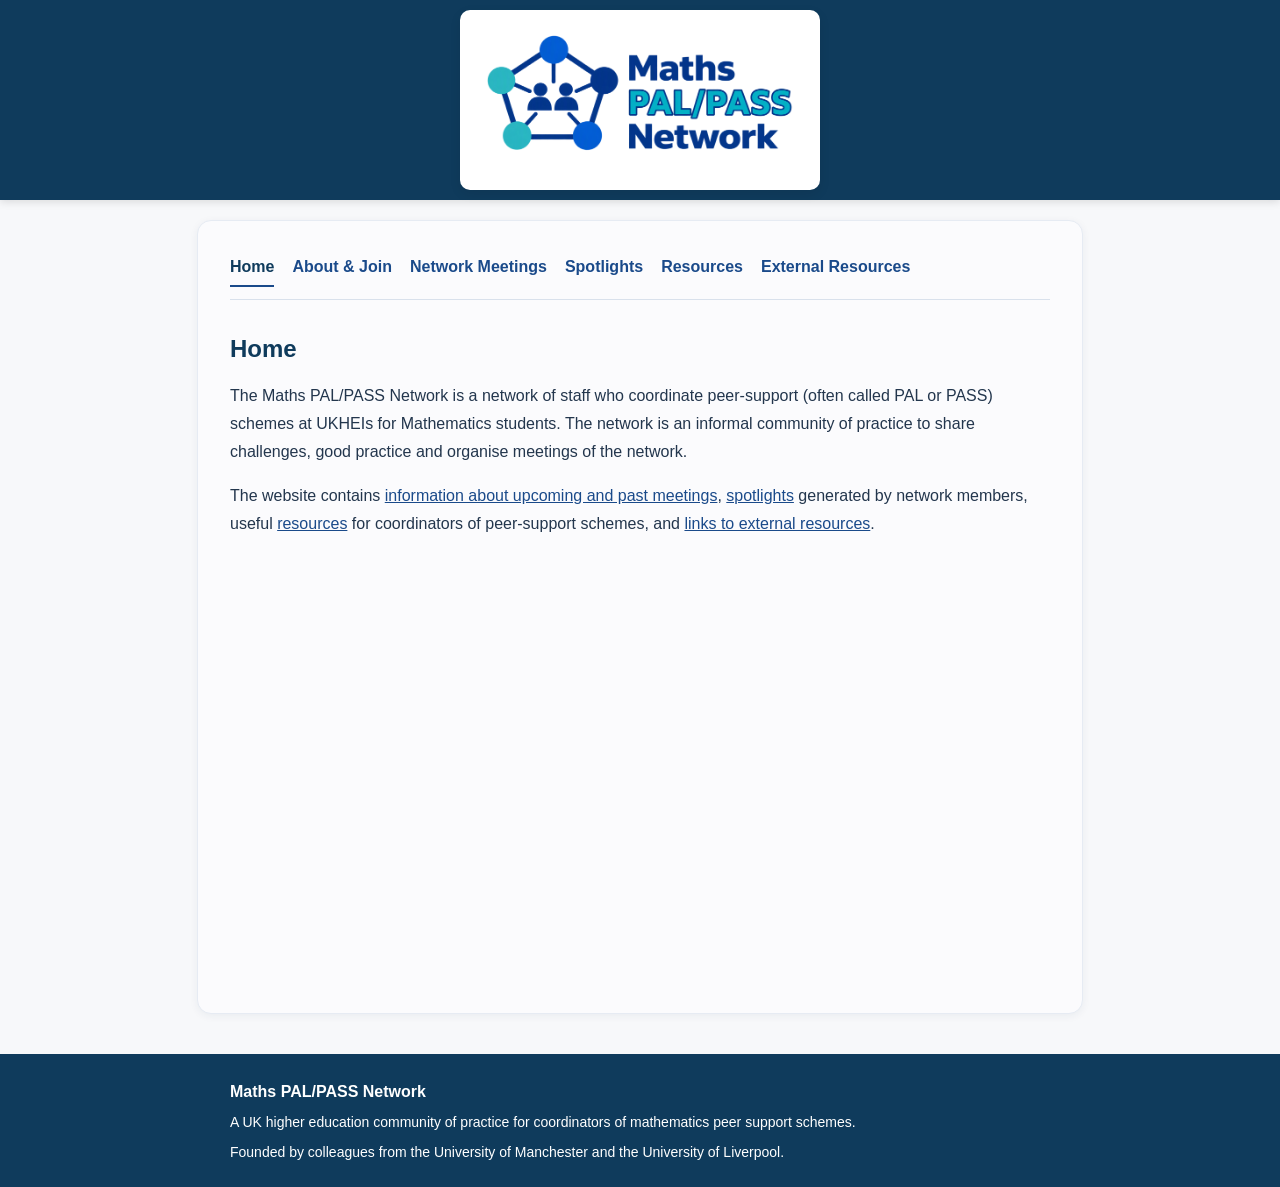
<file: index.html>
<!DOCTYPE html>
<html>
<head>
    <title>Maths PAL/PASS Network</title>
    <link rel="stylesheet" href="style.css">
</head>

<body>

<header class="site-header">
    <div class="site-header-inner">
        <a href="index.html" class="site-logo-link">
            <img src="documents/maths-pal-pass-network-logo-full-approved.png" alt="Maths PAL/PASS Network logo" class="site-logo site-logo-image">
        </a>
    </div>
</header>

<div class="page-content">
<nav>
    <a href="index.html" class="active">Home</a>
    <a href="about.html">About & Join</a>
    <a href="network-meetings.html">Network Meetings</a>
    <a href="spotlights.html">Spotlights</a>
    <a href="resources.html">Resources</a>
    <a href="external-resources.html">External Resources</a>
</nav>

<h2>Home</h2>

<p>The Maths PAL/PASS Network is a network of staff who coordinate peer-support (often called PAL or PASS) schemes at UKHEIs for Mathematics students. The network is an informal community of practice to share challenges, good practice and organise meetings of the network.</p>

<p>
    The website contains <a href="network-meetings.html">information about upcoming and past meetings</a>, <a href="spotlights.html">spotlights</a> generated by network members, useful <a href="resources.html">resources</a> for coordinators of peer-support schemes, and <a href="external-resources.html">links to external resources</a>.
</p>
</div>

<footer class="site-footer">
    <div class="site-footer-inner">
        <p class="site-footer-name">Maths PAL/PASS Network</p>
        <p class="site-footer-description">A UK higher education community of practice for coordinators of mathematics peer support schemes.</p>
        <p class="site-footer-founders">Founded by colleagues from the University of Manchester and the University of Liverpool.</p>
    </div>
</footer>

</body>
</html>
</file>
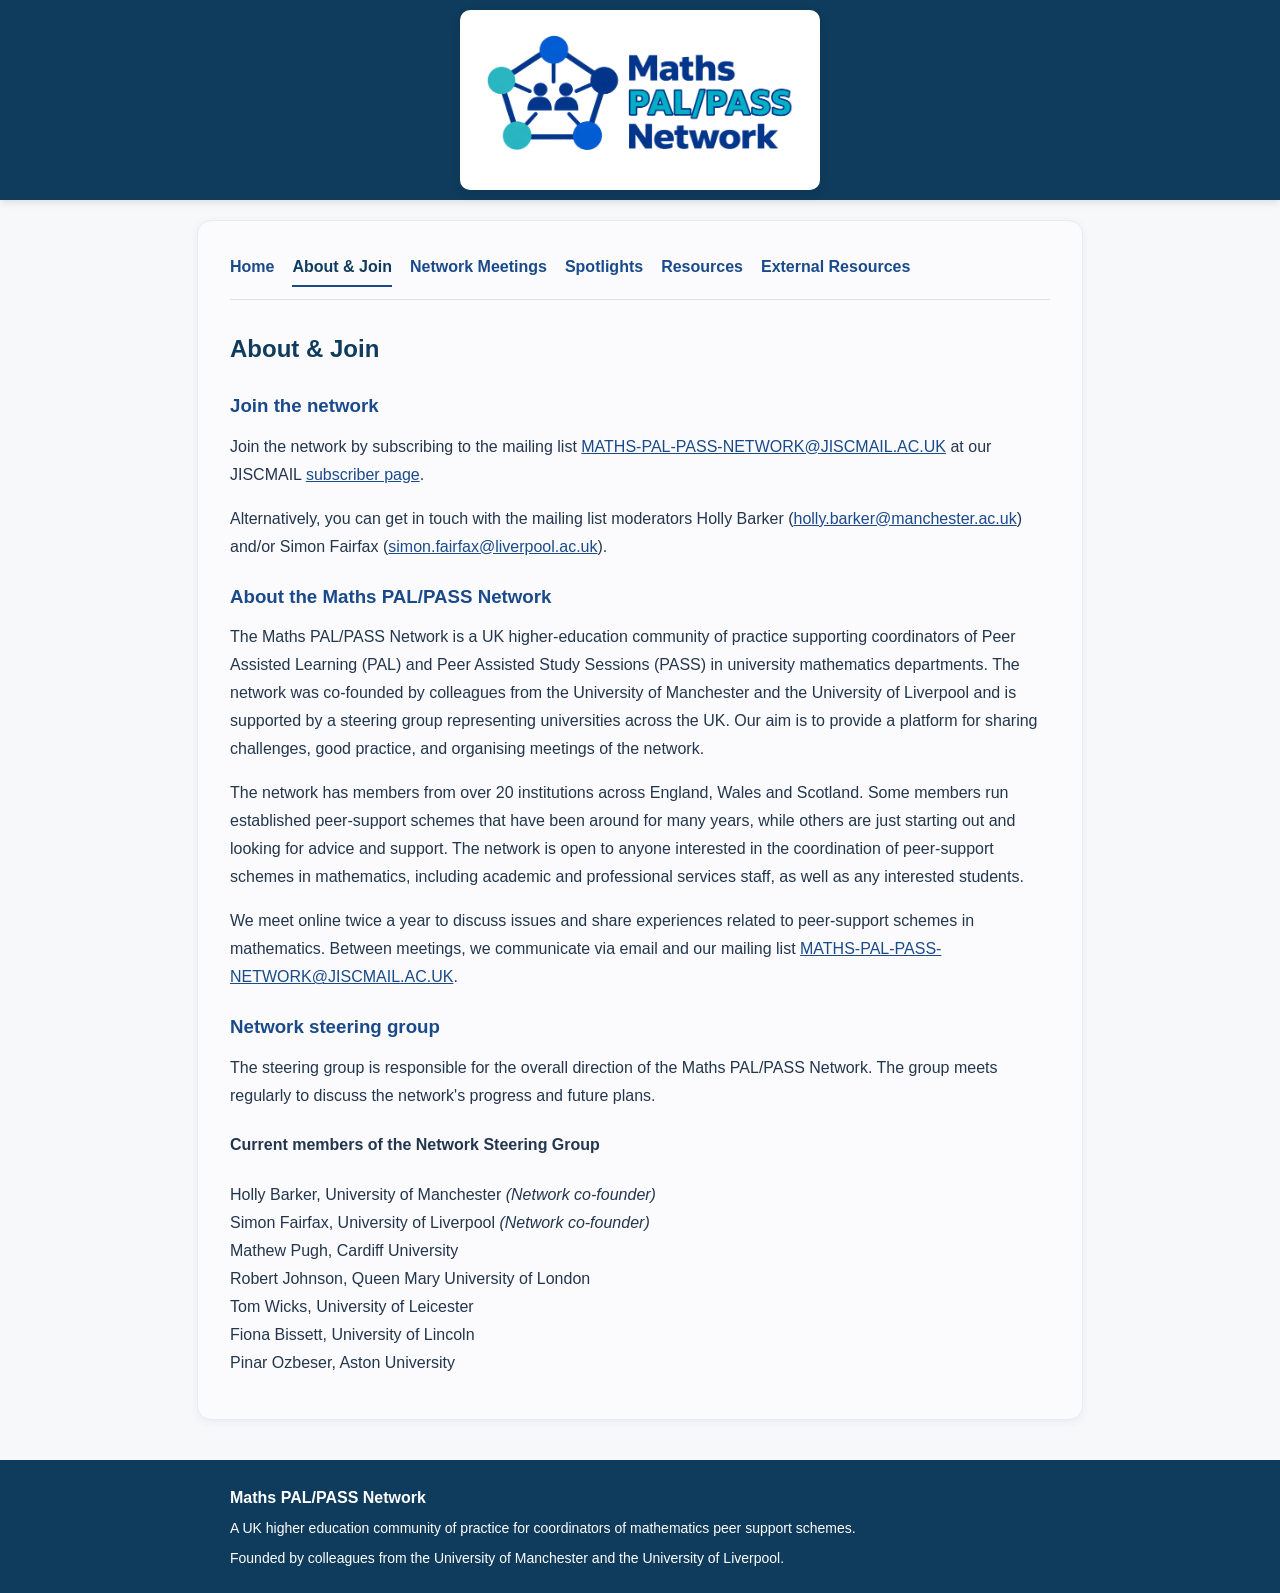
<file: about.html>
<!DOCTYPE html>
<html>
<head>
    <title>About & Join | Maths Support</title>
    <link rel="stylesheet" href="style.css">
</head>

<body>

<header class="site-header">
    <div class="site-header-inner">
        <a href="index.html" class="site-logo-link">
            <img src="documents/maths-pal-pass-network-logo-full-approved.png" alt="Maths PAL/PASS Network logo" class="site-logo site-logo-image">
        </a>
    </div>
</header>

<div class="page-content">
<nav>
    <a href="index.html">Home</a>
    <a href="about.html" class="active">About & Join</a>
    <a href="network-meetings.html">Network Meetings</a>
    <a href="spotlights.html">Spotlights</a>
    <a href="resources.html">Resources</a>
    <a href="external-resources.html">External Resources</a>
</nav>

<h2>About & Join</h2>

<h3>Join the network</h3>
<p>
Join the network by subscribing to the mailing list <a href="https://www.jiscmail.ac.uk/cgi-bin/wa-jisc.exe?A0=MATHS-PAL-PASS-NETWORK">MATHS-PAL-PASS-NETWORK@JISCMAIL.AC.UK</a> at our JISCMAIL <a href="https://www.jiscmail.ac.uk/cgi-bin/wa-jisc.exe?SUBED1=MATHS-PAL-PASS-NETWORK" target="_blank" rel="noopener noreferrer">subscriber page</a>.
</p>
<p>
Alternatively, you can get in touch with the mailing list moderators Holly Barker (<a href="mailto:holly.barker@manchester.ac.uk">holly.barker@manchester.ac.uk</a>) and/or Simon Fairfax (<a href="mailto:Simon.Fairfax@liverpool.ac.uk">simon.fairfax@liverpool.ac.uk</a>).
</p>

<h3>About the Maths PAL/PASS Network</h3>
<p>
The Maths PAL/PASS Network is a UK higher-education community of practice supporting coordinators of Peer Assisted Learning (PAL) and Peer Assisted Study Sessions (PASS) in university mathematics departments. The network was co-founded by colleagues from the University of Manchester and the University of Liverpool and is supported by a steering group representing universities across the UK. Our aim is to provide a platform for sharing challenges, good practice, and organising meetings of the network.</p>

<p>
    The network has members from over 20 institutions across England, Wales and Scotland. Some members run established peer-support schemes that have been around for many years, while others are just starting out and looking for advice and support. The network is open to anyone interested in the coordination of peer-support schemes in mathematics, including academic and professional services staff, as well as any interested students.
</p>
<p>
    We meet online twice a year to discuss issues and share experiences related to peer-support schemes in mathematics. Between meetings, we communicate via email and our mailing list <a href="https://www.jiscmail.ac.uk/cgi-bin/wa-jisc.exe?A0=MATHS-PAL-PASS-NETWORK">MATHS-PAL-PASS-NETWORK@JISCMAIL.AC.UK</a>.
</p>

<h3>Network steering group</h3>
<p>
The steering group is responsible for the overall direction of the Maths PAL/PASS Network. The group meets regularly to discuss the network's progress and future plans.
</p>
<h4>Current members of the Network Steering Group</h4>
Holly Barker, University of Manchester <i>(Network co-founder)</i> <br>
Simon Fairfax, University of Liverpool <i>(Network co-founder)</i> <br>
Mathew Pugh, Cardiff University <br>
Robert Johnson, Queen Mary University of London <br>
Tom Wicks, University of Leicester <br>
Fiona Bissett, University of Lincoln <br>
Pinar Ozbeser, Aston University <br>


</div>

<footer class="site-footer">
    <div class="site-footer-inner">
        <p class="site-footer-name">Maths PAL/PASS Network</p>
        <p class="site-footer-description">A UK higher education community of practice for coordinators of mathematics peer support schemes.</p>
        <p class="site-footer-founders">Founded by colleagues from the University of Manchester and the University of Liverpool.</p>
    </div>
</footer>

</body>
</html>
</file>
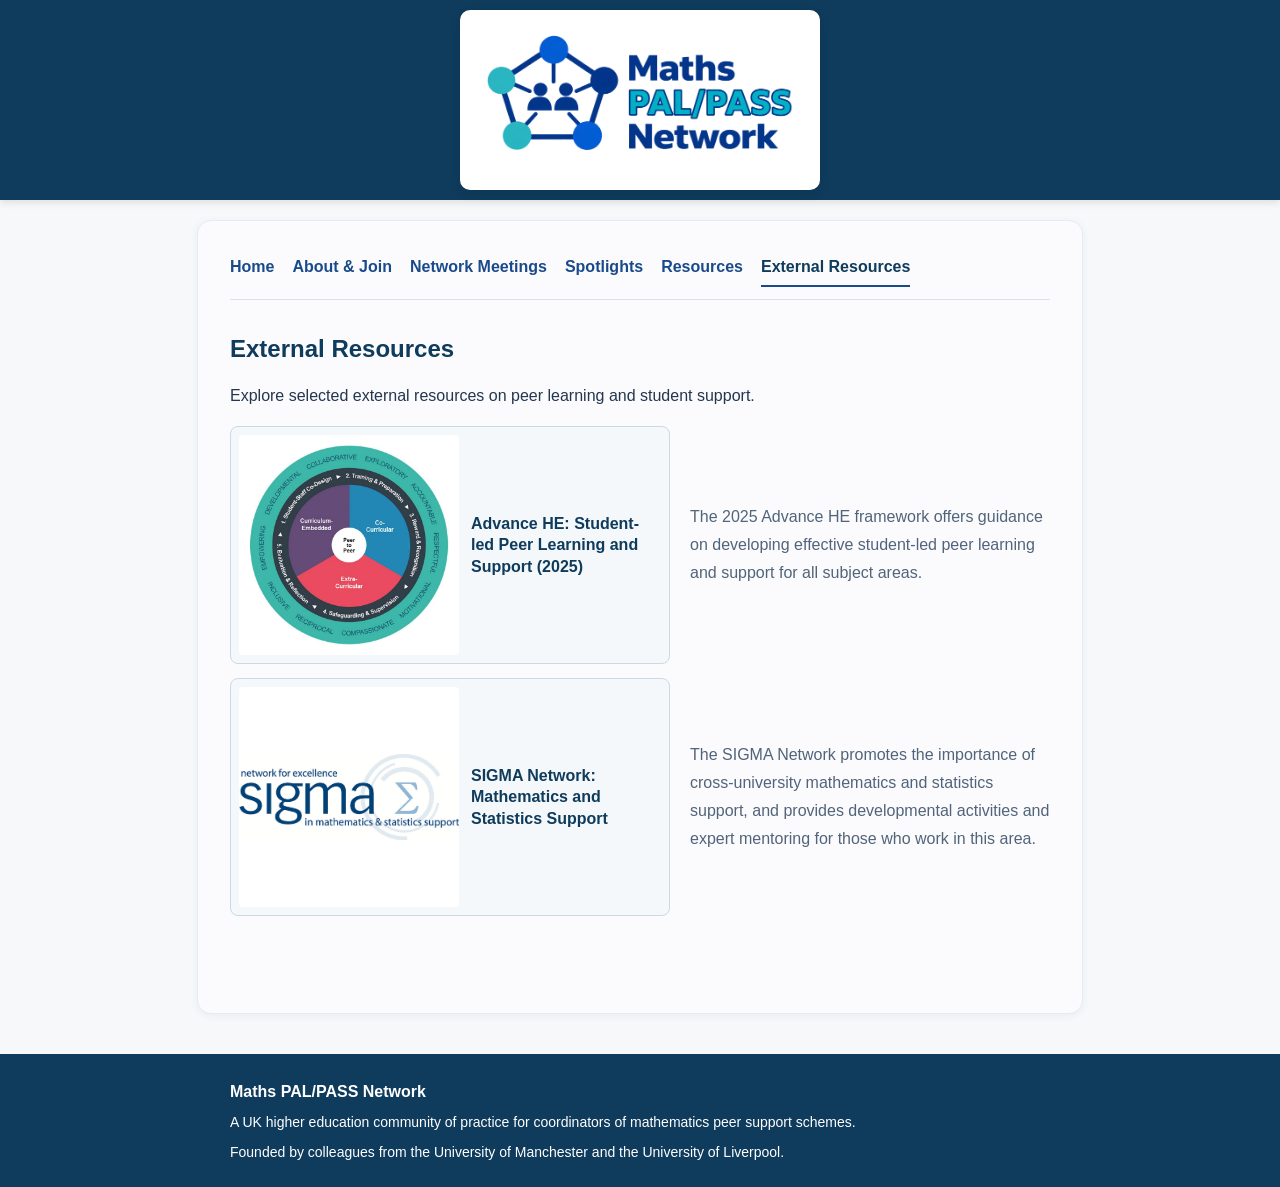
<file: external-resources.html>
<!DOCTYPE html>
<html>
<head>
    <title>External Resources | Maths Support</title>
    <link rel="stylesheet" href="style.css">
</head>

<body>

<header class="site-header">
    <div class="site-header-inner">
        <a href="index.html" class="site-logo-link">
            <img src="documents/maths-pal-pass-network-logo-full-approved.png" alt="Maths PAL/PASS Network logo" class="site-logo site-logo-image">
        </a>
    </div>
</header>

<div class="page-content">
<nav>
    <a href="index.html">Home</a>
    <a href="about.html">About & Join</a>
    <a href="network-meetings.html">Network Meetings</a>
    <a href="spotlights.html">Spotlights</a>
    <a href="resources.html">Resources</a>
    <a href="external-resources.html" class="active">External Resources</a>
</nav>

<h2>External Resources</h2>
<p>
    Explore selected external resources on peer learning and student support.
</p>

<div class="external-resource-entry">
    <a class="slides-link external-resource-link" href="https://advance-he.org/knowledge-hub/student-led-peer-learning-and-support/" target="_blank" rel="noopener noreferrer">
        <img class="external-resource-preview" src="documents/AdvanceHE_preview.png" alt="Preview of the Advance HE student-led peer learning and support framework">
        <span>Advance HE: Student-led Peer Learning and Support (2025)</span>
    </a>
    <p class="external-resource-description">
        The 2025 Advance HE framework offers guidance on developing effective student-led peer learning and support for all subject areas.
    </p>
</div>

<div class="external-resource-entry">
    <a class="slides-link external-resource-link" href="https://www.sigma-network.ac.uk/" target="_blank" rel="noopener noreferrer">
        <img class="external-resource-preview" src="documents/sigmanetwork_preview.png" alt="SIGMA Network logo for mathematics and statistics support">
        <span>SIGMA Network: Mathematics and Statistics Support</span>
    </a>
    <p class="external-resource-description">
        The SIGMA Network promotes the importance of cross-university mathematics and statistics support, and provides developmental activities and expert mentoring for those who work in this area.
    </p>
</div>
</div>

<footer class="site-footer">
    <div class="site-footer-inner">
        <p class="site-footer-name">Maths PAL/PASS Network</p>
        <p class="site-footer-description">A UK higher education community of practice for coordinators of mathematics peer support schemes.</p>
        <p class="site-footer-founders">Founded by colleagues from the University of Manchester and the University of Liverpool.</p>
    </div>
</footer>

</body>
</html>
</file>
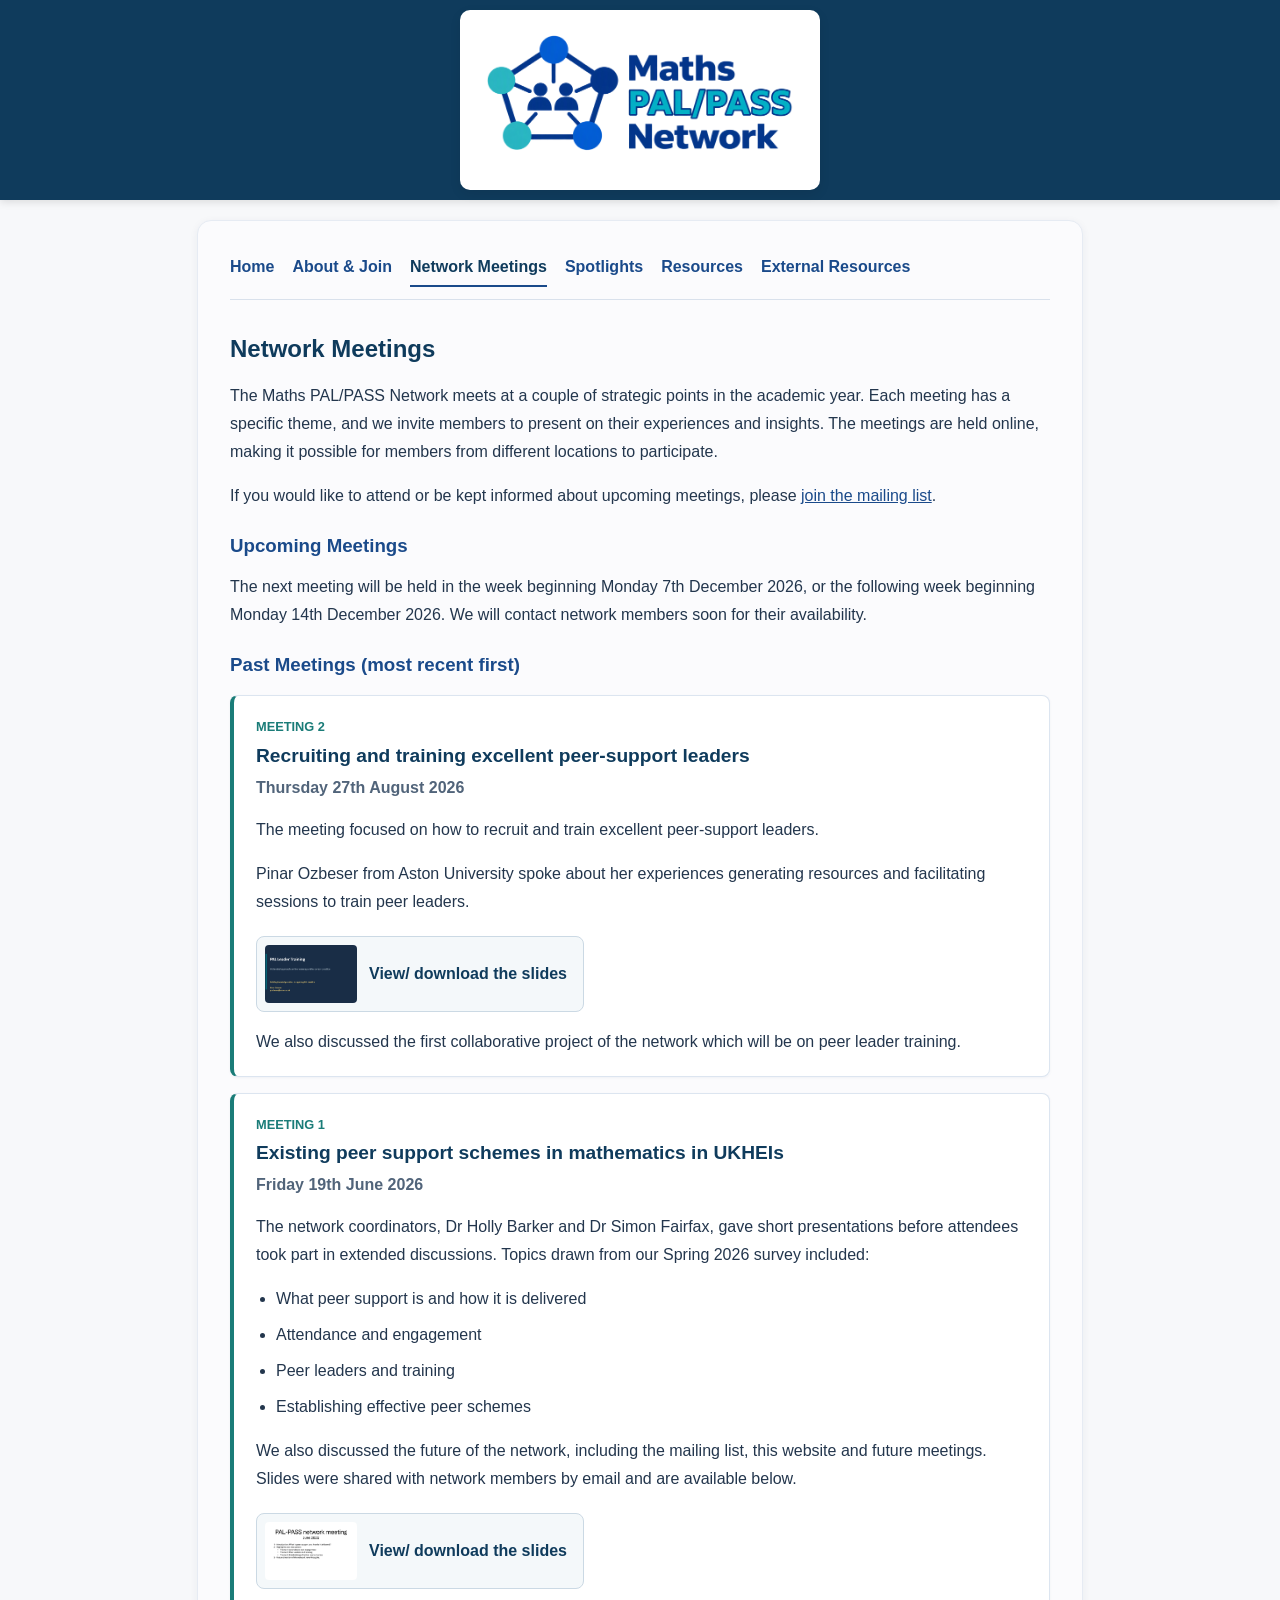
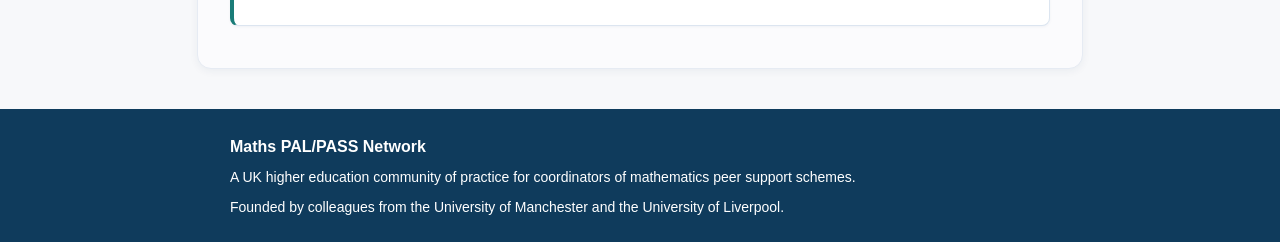
<file: network-meetings.html>
<!DOCTYPE html>
<html>
<head>
    <title>Network Meetings | Maths Support</title>
    <link rel="stylesheet" href="style.css">
</head>

<body>

<header class="site-header">
    <div class="site-header-inner">
        <a href="index.html" class="site-logo-link">
            <img src="documents/maths-pal-pass-network-logo-full-approved.png" alt="Maths PAL/PASS Network logo" class="site-logo site-logo-image">
        </a>
    </div>
</header>

<div class="page-content">
<nav>
    <a href="index.html">Home</a>
    <a href="about.html">About & Join</a>
    <a href="network-meetings.html" class="active">Network Meetings</a>
    <a href="spotlights.html">Spotlights</a>
    <a href="resources.html">Resources</a>
    <a href="external-resources.html">External Resources</a>
</nav>

<h2>Network Meetings</h2>

<p>
The Maths PAL/PASS Network meets at a couple of strategic points in the academic year. Each meeting has a specific theme, and we invite members to present on their experiences and insights. The meetings are held online, making it possible for members from different locations to participate.
</p>
<p>
If you would like to attend or be kept informed about upcoming meetings, please <a href="about.html">join the mailing list</a>.
</p>

<h3>Upcoming Meetings</h3>
<p>The next meeting will be held in the week beginning Monday 7th December 2026, or the following week beginning Monday 14th December 2026. We will contact network members soon for their availability.</p>

<h3>Past Meetings (most recent first)</h3>
<div class="meeting-list">
    <article class="meeting-card">
        <p class="meeting-number">Meeting 2</p>
        <h4 class="meeting-title">Recruiting and training excellent peer-support leaders</h4>
        <p class="meeting-date"><strong>Thursday 27th August 2026</strong></p>
        <p>
            The meeting focused on how to recruit and train excellent peer-support leaders.
        </p>
        <p>
            Pinar Ozbeser from Aston University spoke about her experiences generating resources and facilitating sessions to train peer leaders.
        </p>
        <a class="slides-link" href="documents/ozbeser-training-peer-leaders.pdf" target="_blank" rel="noopener noreferrer">
            <img class="slides-preview" src="documents/ozbeser-training-peer-leaders_preview.png" alt="">
            <span>View/ download the slides</span>
        </a>
        <p>
            We also discussed the first collaborative project of the network which will be on peer leader training. 
        </p>
    </article>
    <article class="meeting-card">
        <p class="meeting-number">Meeting 1</p>
        <h4 class="meeting-title">Existing peer support schemes in mathematics in UKHEIs</h4>
        <p class="meeting-date"><strong>Friday 19th June 2026</strong></p>
        <p>
            The network coordinators, Dr Holly Barker and Dr Simon Fairfax, gave short presentations before attendees took part in extended discussions. Topics drawn from our Spring 2026 survey included:
        </p>
        <ul>
            <li>What peer support is and how it is delivered</li>
            <li>Attendance and engagement</li>
            <li>Peer leaders and training</li>
            <li>Establishing effective peer schemes</li>
        </ul>
        <p>
            We also discussed the future of the network, including the mailing list, this website and future meetings. Slides were shared with network members by email and are available below.
        </p>
        <a class="slides-link" href="documents/_Slides%20-%20PAL-PASS%20network%20meeting%20(1).pdf" target="_blank" rel="noopener noreferrer">
            <img class="slides-preview" src="documents/preview_Slides%20-%20PAL-PASS%20network%20meeting%20(1).png" alt="">
            <span>View/ download the slides</span>
        </a>
    </article>
    
</div>
</div>

<footer class="site-footer">
    <div class="site-footer-inner">
        <p class="site-footer-name">Maths PAL/PASS Network</p>
        <p class="site-footer-description">A UK higher education community of practice for coordinators of mathematics peer support schemes.</p>
        <p class="site-footer-founders">Founded by colleagues from the University of Manchester and the University of Liverpool.</p>
    </div>
</footer>

</body>
</html>
</file>
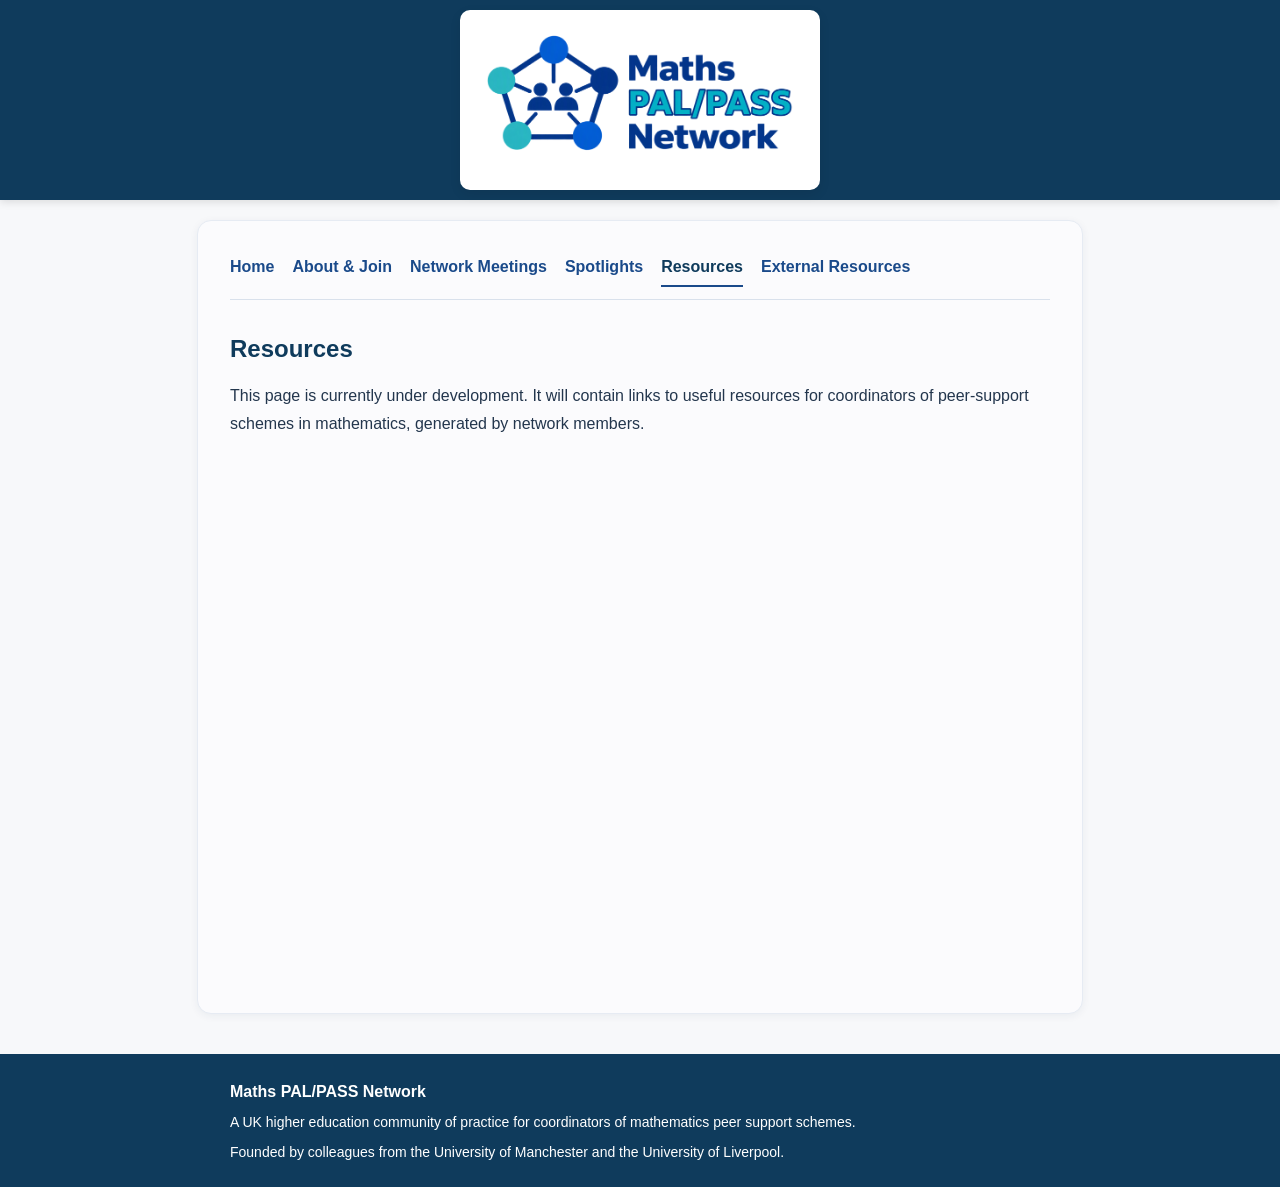
<file: resources.html>
<!DOCTYPE html>
<html>
<head>
    <title>Resources | Maths Support</title>
    <link rel="stylesheet" href="style.css">
</head>

<body>

<header class="site-header">
    <div class="site-header-inner">
        <a href="index.html" class="site-logo-link">
            <img src="documents/maths-pal-pass-network-logo-full-approved.png" alt="Maths PAL/PASS Network logo" class="site-logo site-logo-image">
        </a>
    </div>
</header>

<div class="page-content">
<nav>
    <a href="index.html">Home</a>
    <a href="about.html">About & Join</a>
    <a href="network-meetings.html">Network Meetings</a>
    <a href="spotlights.html">Spotlights</a>
    <a href="resources.html" class="active">Resources</a>
    <a href="external-resources.html">External Resources</a>
</nav>

<h2>Resources</h2>

<p>
This page is currently under development. It will contain links to useful resources for coordinators of peer-support schemes in mathematics, generated by network members.
</p>

</div>

<footer class="site-footer">
    <div class="site-footer-inner">
        <p class="site-footer-name">Maths PAL/PASS Network</p>
        <p class="site-footer-description">A UK higher education community of practice for coordinators of mathematics peer support schemes.</p>
        <p class="site-footer-founders">Founded by colleagues from the University of Manchester and the University of Liverpool.</p>
    </div>
</footer>

</body>
</html>
</file>
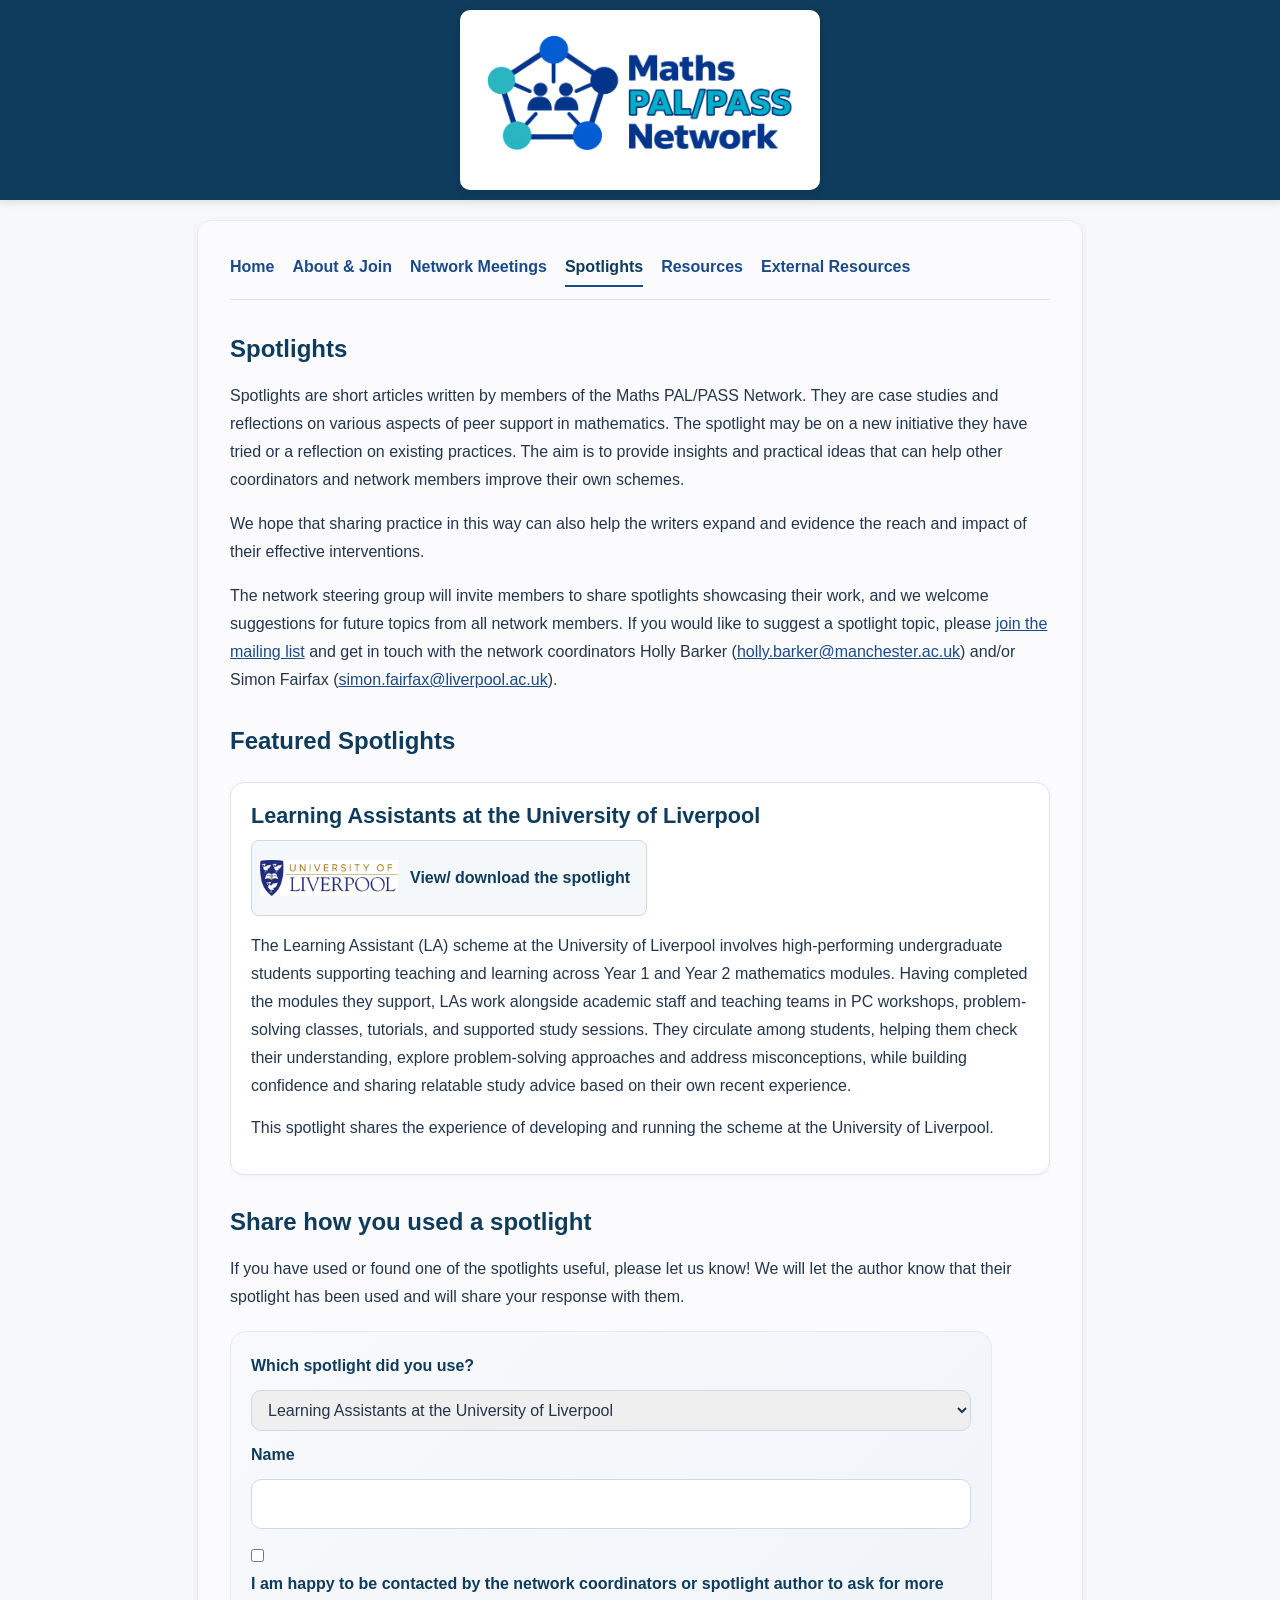
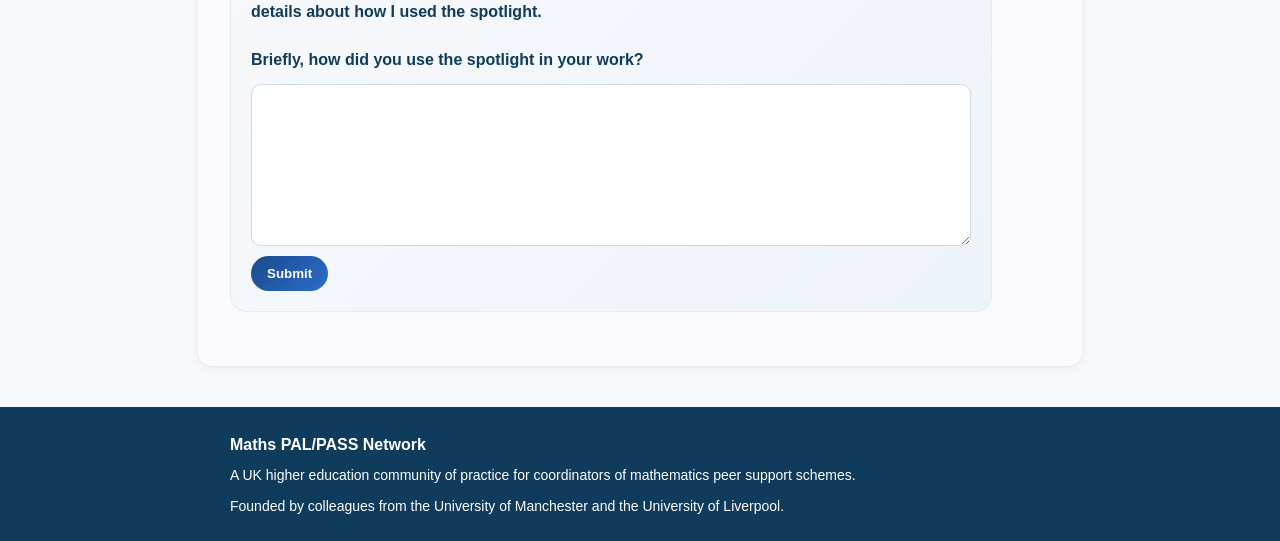
<file: spotlights.html>
<!DOCTYPE html>
<html>
<head>
    <title>Spotlights | Maths Support</title>
    <link rel="stylesheet" href="style.css">
</head>

<body>

<header class="site-header">
    <div class="site-header-inner">
        <a href="index.html" class="site-logo-link">
            <img src="documents/maths-pal-pass-network-logo-full-approved.png" alt="Maths PAL/PASS Network logo" class="site-logo site-logo-image">
        </a>
    </div>
</header>

<div class="page-content">
<nav>
    <a href="index.html">Home</a>
    <a href="about.html">About & Join</a>
    <a href="network-meetings.html">Network Meetings</a>
    <a href="spotlights.html" class="active">Spotlights</a>
    <a href="resources.html">Resources</a>
    <a href="external-resources.html">External Resources</a>
</nav>

<h2>Spotlights</h2>

<p>
    Spotlights are short articles written by members of the Maths PAL/PASS Network. They are case studies and reflections on various aspects of peer support in mathematics. The spotlight may be on a new initiative they have tried or a reflection on existing practices. The aim is to provide insights and practical ideas that can help other coordinators and network members improve their own schemes. 
</p>
<p>
    We hope that sharing practice in this way can also help the writers expand and evidence the reach and impact of their effective interventions.
</p>
<p>
    The network steering group will invite members to share spotlights showcasing their work, and we welcome suggestions for future topics from all network members. If you would like to suggest a spotlight topic, please <a href="about.html">join the mailing list</a> and get in touch with the network coordinators Holly Barker (<a href="mailto:holly.barker@manchester.ac.uk">holly.barker@manchester.ac.uk</a>) and/or Simon Fairfax (<a href="mailto:Simon.Fairfax@liverpool.ac.uk">simon.fairfax@liverpool.ac.uk</a>). 
</p>

<h2>Featured Spotlights</h2>

<div class="spotlight-card-list">
    <article class="spotlight-card">
        <h3 class="spotlight-title">Learning Assistants at the University of Liverpool</h3>
        <a class="slides-link" href="documents/Spotlight%20on%20LAs%20at%20UoL.pdf" target="_blank" rel="noopener noreferrer">
            <img class="slides-preview spotlight-preview" src="documents/UoLlogo.png" alt="">
            <span>View/ download the spotlight</span>
        </a>
        <p class="spotlight-description">The Learning Assistant (LA) scheme at the University of Liverpool involves high-performing undergraduate students supporting teaching and learning across Year 1 and Year 2 mathematics modules. Having completed the modules they support, LAs work alongside academic staff and teaching teams in PC workshops, problem-solving classes, tutorials, and supported study sessions. They circulate among students, helping them check their understanding, explore problem-solving approaches and address misconceptions, while building confidence and sharing relatable study advice based on their own recent experience.</p>
        <p class="spotlight-description">This spotlight shares the experience of developing and running the scheme at the University of Liverpool.</p>
    </article>
</div>

<h2>Share how you used a spotlight</h2>
<p>
    If you have used or found one of the spotlights useful, please let us know! We will let the author know that their spotlight has been used and will share your response with them. 
</p>

<form id="spotlight-submission-form" class="submission-form" action="https://formspree.io/f/maqrzyal" method="POST">
    <label for="spotlight-choice">Which spotlight did you use?</label>
    <select id="spotlight-choice" name="spotlight" required>
        <option value="Learning Assistants at the University of Liverpool">Learning Assistants at the University of Liverpool</option>
        <option value="Other">Other</option>
    </select>

    <label for="submitter-name">Name</label>
    <input type="text" id="submitter-name" name="name" required>

    <label class="checkbox-row" for="contact-consent">
        <input type="checkbox" id="contact-consent" name="contact-consent" value="yes">
        I am happy to be contacted by the network coordinators or spotlight author to ask for more details about how I used the spotlight.
    </label>

    <div id="email-field-wrapper" style="display: none;">
        <label for="submitter-email">Email address</label>
        <input type="email" id="submitter-email" name="email">
    </div>

    <label for="spotlight-use">Briefly, how did you use the spotlight in your work?</label>
    <textarea id="spotlight-use" name="description" rows="5" required></textarea>

    <button type="submit">Submit</button>
</form>
<div id="form-success-message" class="form-success" role="status" aria-live="polite">
    Thanks for your submission! We’ve received your response and will review it soon.
</div>

</div>

<script>
    document.addEventListener('DOMContentLoaded', function () {
        const form = document.getElementById('spotlight-submission-form');
        const successMessage = document.getElementById('form-success-message');
        const consentCheckbox = document.getElementById('contact-consent');
        const emailFieldWrapper = document.getElementById('email-field-wrapper');

        if (!form || !successMessage) {
            return;
        }

        function toggleEmailField() {
            if (consentCheckbox && emailFieldWrapper) {
                emailFieldWrapper.style.display = consentCheckbox.checked ? 'block' : 'none';
            }
        }

        if (consentCheckbox) {
            consentCheckbox.addEventListener('change', toggleEmailField);
            toggleEmailField();
        }

        form.addEventListener('submit', function (event) {
            event.preventDefault();

            fetch(form.action, {
                method: form.method,
                body: new FormData(form),
                headers: {
                    'Accept': 'application/json'
                }
            })
            .then(function (response) {
                if (response.ok) {
                    form.reset();
                    successMessage.style.display = 'block';
                } else {
                    throw new Error('Submission failed');
                }
            })
            .catch(function () {
                successMessage.textContent = 'Thanks for your submission! If the form service reports a problem, please try again in a moment.';
                successMessage.style.display = 'block';
            });
        });
    });
</script>

<footer class="site-footer">
    <div class="site-footer-inner">
        <p class="site-footer-name">Maths PAL/PASS Network</p>
        <p class="site-footer-description">A UK higher education community of practice for coordinators of mathematics peer support schemes.</p>
        <p class="site-footer-founders">Founded by colleagues from the University of Manchester and the University of Liverpool.</p>
    </div>
</footer>

</body>
</html>
</file>
<file: style.css>
body {
    font-family: "Segoe UI", Tahoma, Geneva, Verdana, sans-serif;
    margin: 0;
    line-height: 1.75;
    color: #23364d;
    background: #f7f8fa;
}

.site-header {
    background: #0f3b5c;
    color: white;
    padding: 10px 20px;
    box-shadow: 0 2px 8px rgba(0, 0, 0, 0.12);
}

.site-footer {
    padding: 24px 0;
    background: #0f3b5c;
    color: #ffffff;
    font-size: 0.875rem;
}

.site-footer-inner {
    max-width: 820px;
    margin: 0 auto;
    padding: 0 32px;
}

.site-footer-name {
    margin: 0 0 4px;
    font-size: 1rem;
    font-weight: 700;
}

.site-footer-description {
    margin: 0 0 8px;
}

.site-footer-founders {
    margin: 0;
    line-height: 1.5;
}

.site-header-inner {
    max-width: 820px;
    margin: 0 auto;
    display: flex;
    align-items: center;
    justify-content: center;
    position: relative;
    z-index: 2;
}

.site-logo-link {
    display: inline-flex;
    align-items: center;
    justify-content: center;
    position: relative;
    z-index: 3;
}

.site-logo {
    width: 100%;
    max-width: 360px;
    height: 140px;
    background: #fff;
    border-radius: 10px;
    flex-shrink: 0;
    overflow: hidden;
    padding: 12px;
    box-sizing: border-box;
    box-shadow: 0 4px 12px rgba(0, 0, 0, 0.08);
}

.site-logo-image {
    display: block;
    width: 100%;
    height: 100%;
    object-fit: contain;
    box-sizing: border-box;
    background: #fff;
}

.page-content {
    max-width: 820px;
    margin: 20px auto 40px;
    padding: 30px 32px 42px;
    background: #fbfbfd;
    border-radius: 14px;
    box-shadow: 0 2px 8px rgba(15, 59, 92, 0.06);
    border: 1px solid #e6ebf3;
    min-height: calc(100vh - 180px);
}

nav {
    margin-bottom: 28px;
    border-bottom: 1px solid #d9e1ec;
    padding-bottom: 12px;
    display: flex;
    flex-wrap: wrap;
    gap: 4px 18px;
}

nav a {
    text-decoration: none;
    color: #1a4a8a;
    font-weight: 600;
    display: inline-block;
    padding: 2px 0;
    border-radius: 0;
    transition: color 0.15s ease, text-decoration-color 0.15s ease;
}

nav a:hover {
    text-decoration: underline;
    text-underline-offset: 3px;
    background: transparent;
}

nav a.active {
    color: #0f3b5c;
    text-decoration: none;
    background: transparent;
    box-shadow: none;
    border-bottom: 2px solid #1a4a8a;
    padding-bottom: 4px;
}

h1 {
    font-size: 30px;
    margin: 0 0 12px;
    color: #0f3b5c;
}

h2 {
    margin: 26px 0 12px;
    font-size: 24px;
    color: #0f3b5c;
}

h3 {
    margin: 20px 0 10px;
    color: #1a4a8a;
}

.meeting-list {
    display: grid;
    gap: 16px;
    margin-top: 14px;
}

.meeting-card {
    padding: 20px 22px;
    border: 1px solid #dce5f0;
    border-left: 4px solid #1a7c78;
    border-radius: 8px;
    background: #ffffff;
    box-shadow: 0 1px 3px rgba(15, 59, 92, 0.05);
}

.meeting-card p:last-child,
.meeting-card ul:last-child {
    margin-bottom: 0;
}

.meeting-number {
    margin: 0 0 4px;
    color: #1a7c78;
    font-size: 0.8rem;
    font-weight: 700;
    text-transform: uppercase;
}

.meeting-title {
    margin: 0 0 4px;
    color: #0f3b5c;
    font-size: 1.2rem;
    line-height: 1.4;
}

.meeting-date {
    margin: 0 0 14px;
    color: #51647a;
}

.slides-link {
    display: inline-flex;
    align-items: center;
    gap: 12px;
    max-width: 100%;
    margin: 4px 0 16px;
    padding: 8px 16px 8px 8px;
    border: 1px solid #cbd9e4;
    border-radius: 8px;
    background: #f4f8fa;
    color: #0f3b5c;
    font-weight: 700;
    line-height: 1.35;
    text-decoration: none;
    transition: background-color 0.15s ease, border-color 0.15s ease, transform 0.15s ease;
}

.slides-link:hover {
    border-color: #1a7c78;
    background: #eaf4f3;
    transform: translateY(-1px);
}

.slides-link:focus-visible {
    outline: 3px solid #1a7c78;
    outline-offset: 3px;
}

.slides-preview {
    display: block;
    width: 92px;
    height: 58px;
    flex: 0 0 auto;
    border-radius: 4px;
    object-fit: cover;
}

.spotlight-preview {
    width: 138px;
    object-fit: contain;
}

.external-resource-preview {
    display: block;
    width: 220px;
    height: 220px;
    flex: 0 0 auto;
    border-radius: 4px;
    object-fit: contain;
    background: #ffffff;
}

.external-resource-entry {
    display: flex;
    align-items: center;
    gap: 20px;
    margin-top: 14px;
}

.external-resource-link {
    display: flex;
    width: min(100%, 440px);
    box-sizing: border-box;
    flex: 0 1 440px;
    margin: 0;
}

.external-resource-link > span {
    min-width: 0;
}

.external-resource-description {
    flex: 1;
    max-width: 38rem;
    margin: 0;
    color: #51647a;
}

@media (max-width: 700px) {
    .external-resource-entry {
        flex-direction: column;
        align-items: flex-start;
        gap: 12px;
    }

    .external-resource-link {
        flex: 0 0 auto;
    }
}

@media (max-width: 480px) {
    .external-resource-link {
        flex-direction: column;
        align-items: center;
        width: min(100%, 280px);
    }

    .external-resource-preview {
        width: min(220px, 100%);
        height: auto;
        aspect-ratio: 1;
    }
}

.slides-format {
    display: inline-block;
    margin-left: 4px;
    padding: 2px 6px;
    border-radius: 4px;
    background: #0f3b5c;
    color: #fff;
    font-size: 0.7rem;
    vertical-align: 2px;
}

.spotlight-card-list {
    display: grid;
    gap: 16px;
    margin-top: 20px;
}

.spotlight-card {
    background: #ffffff;
    border: 1px solid #dce5f0;
    border-radius: 14px;
    padding: 18px 20px;
    box-shadow: 0 1px 3px rgba(15, 59, 92, 0.05);
}

.spotlight-card:hover {
    border-color: #b8c9dd;
    box-shadow: 0 4px 12px rgba(15, 59, 92, 0.08);
}

.spotlight-tag {
    display: inline-block;
    margin-bottom: 10px;
    font-size: 0.76rem;
    font-weight: 700;
    letter-spacing: 0.08em;
    color: #1a4a8a;
    text-transform: uppercase;
}

.spotlight-title {
    margin: 0 0 6px;
    font-size: 1.35rem;
    line-height: 1.35;
    color: #0f3b5c;
}

.spotlight-author {
    margin: 0 0 10px;
    font-size: 0.98rem;
    color: #51647a;
    font-weight: 600;
}

.spotlight-description {
    margin: 0 0 14px;
}

.spotlight-link {
    display: inline-flex;
    align-items: center;
    gap: 6px;
    color: #1a4a8a;
    font-weight: 700;
    text-decoration: none;
}

.spotlight-link:hover {
    text-decoration: underline;
}

.submission-form {
    display: flex;
    flex-direction: column;
    gap: 10px;
    max-width: 720px;
    margin: 20px 0 12px;
    padding: 20px;
    border: 1px solid #e3eaf3;
    border-radius: 16px;
    background: linear-gradient(135deg, #f8f9fc 0%, #eef3f8 100%);
}

.submission-form label {
    font-weight: 700;
    color: #0f3b5c;
}

.submission-form input,
.submission-form select,
.submission-form textarea {
    width: 100%;
    box-sizing: border-box;
    padding: 10px 12px;
    border: 1px solid #cbd9ea;
    border-radius: 10px;
    font: inherit;
    color: #23364d;
}

.submission-form textarea {
    min-height: 110px;
    resize: vertical;
}

.submission-form button {
    align-self: flex-start;
    border: none;
    border-radius: 999px;
    padding: 10px 16px;
    background: linear-gradient(135deg, #1a4a8a 0%, #2b6dcb 100%);
    color: #ffffff;
    font-weight: 700;
    cursor: pointer;
}

.checkbox-row {
    display: flex;
    align-items: center;
    gap: 8px;
    font-weight: 500;
    color: #23364d;
    cursor: pointer;
    margin: 10px 0 10px;
    flex-wrap: wrap;
}

.checkbox-row input {
    flex-shrink: 0;
    width: auto;
    margin: 0;
    cursor: pointer;
}

.submission-form button:hover {
    filter: brightness(1.05);
}

.form-note {
    margin-top: 0;
    font-size: 0.95em;
    color: #55657a;
}

.form-success {
    display: none;
    margin-top: 8px;
    padding: 12px 14px;
    border-radius: 10px;
    background: #edf7ee;
    color: #2a6139;
    border: 1px solid #c9e3cf;
    font-weight: 600;
}

ul {
    padding-left: 20px;
}

li {
    margin-bottom: 8px;
}

a {
    color: #1a4a8a;
}

a:hover {
    text-decoration: underline;
}

p {
    margin: 0 0 16px;
}

@media (max-width: 720px) {
    .site-header {
        padding: 8px 12px 0;
    }

    .site-header-inner {
        padding-bottom: 32px;
    }

    .page-content {
        padding: 42px 20px 32px;
        margin: 0 12px 32px;
    }

    .site-logo {
        max-width: 300px;
        height: 116px;
        margin-bottom: -18px;
    }

    .site-footer {
        padding: 20px 0;
    }

    nav {
        gap: 4px 14px;
    }
}
</file>
